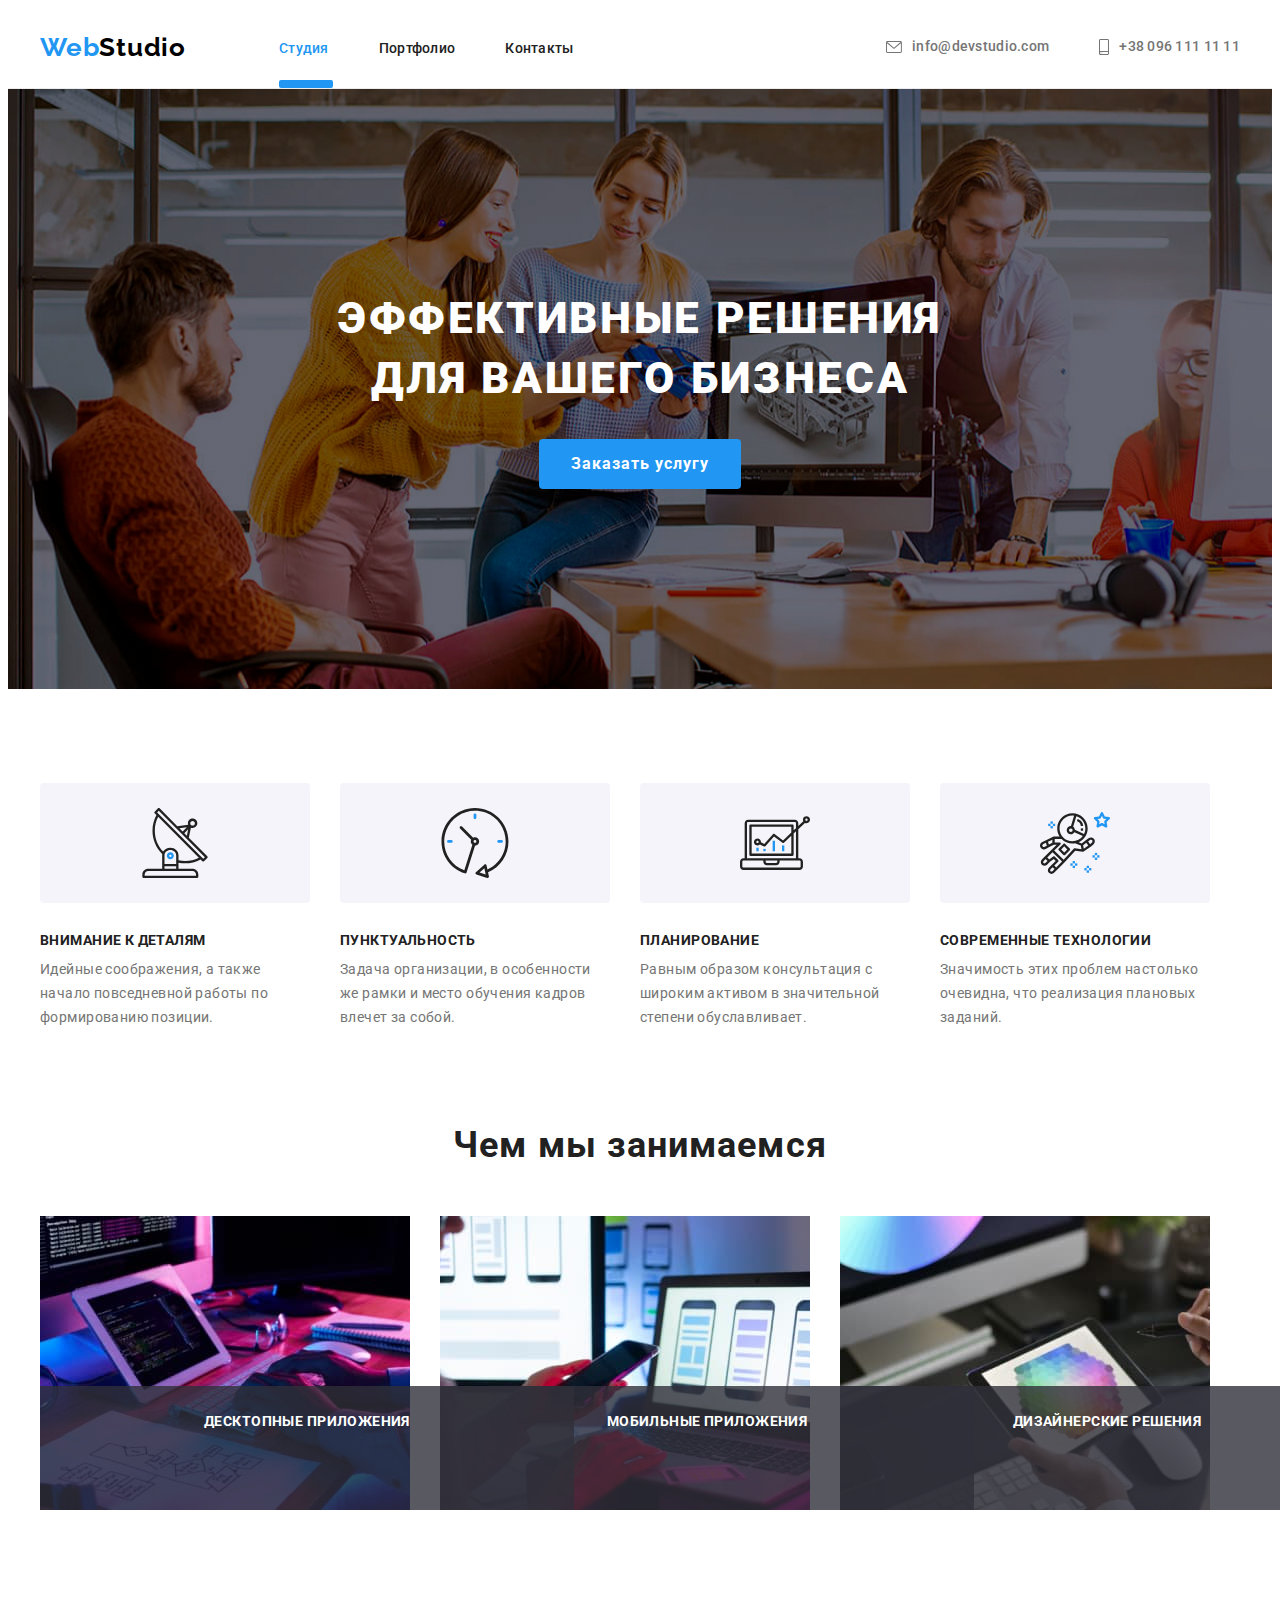
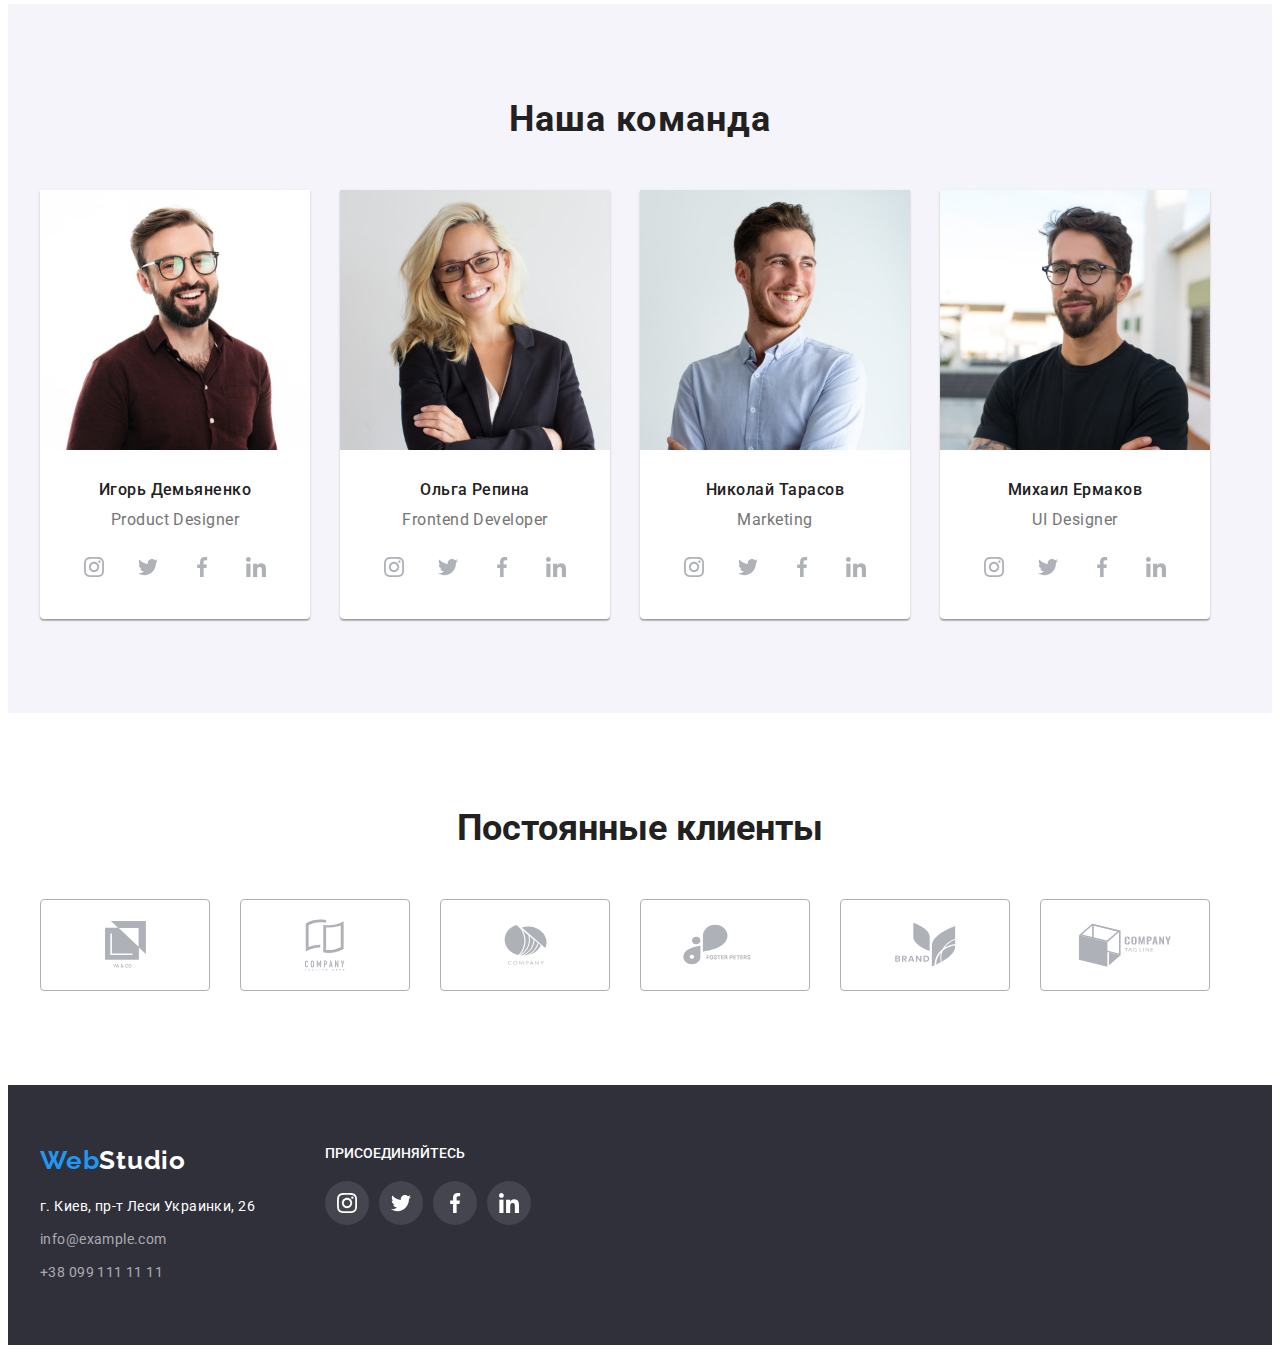
<file: index.html>
<!DOCTYPE html>
<html lang="ru">
  <head>
    <meta charset="UTF-8" />
    <meta http-equiv="X-UA-Compatible" content="IE=edge" />
    <meta name="viewport" content="width=device-width, initial-scale=1.0" />
    <title>WebStudio</title>
    <link rel="preconnect" href="https://fonts.gstatic.com" />
    <link
      href="https://fonts.googleapis.com/css2?family=Raleway:wght@700&family=Roboto:wght@400;500;700;900&display=swap"
      rel="stylesheet"
    />
    <link
      rel="stylesheet"
      href="https://cdnjs.cloudflare.com/ajax/libs/modern-normalize/1.1.0/modern-normalize.min.css"
      integrity="sha512-wpPYUAdjBVSE4KJnH1VR1HeZfpl1ub8YT/NKx4PuQ5NmX2tKuGu6U/JRp5y+Y8XG2tV+wKQpNHVUX03MfMFn9Q=="
      crossorigin="anonymous"
      referrerpolicy="no-referrer"
    />
    <link
      rel="stylesheet"
      href="https://cdnjs.cloudflare.com/ajax/libs/animate.css/4.1.1/animate.min.css"
    />
    <link rel="stylesheet" href="./css/styles.css" />
  </head>
  <body>
    <!--HEADER-->
    <header class="header">
      <div class="container header-container">
        <nav class="navigation">
          <a href="./" class="header-logo animate__pulse">
            <span class="header-web">Web</span>Studio</a
          >
          <ul class="menu">
            <li class="menu-item">
              <a href="index.html" class="menu-link current">Студия </a>
            </li>
            <li class="menu-item">
              <a href="./portfolio.html" class="menu-link">Портфолио</a>
            </li>
            <li class="menu-item">
              <a href="#address" class="menu-link">Контакты</a>
            </li>
          </ul>
        </nav>
        <ul class="contact-list">
          <li class="contact-email">
            <a class="email" href="mailto:info@devstudio.com">
              <svg class="contact-email-icon" width="16" height="12">
                <use href="./images/sprite.svg#icon-envelope"></use>
              </svg>
              info@devstudio.com
            </a>
          </li>
          <li class="contact-tel">
            <a class="tel" href="tel:+380961111111">
              <svg class="contact-email-icon" width="10" height="16">
                <use href="./images/sprite.svg#icon-smartphone"></use>
              </svg>
              +38 096 111 11 11</a
            >
          </li>
        </ul>
      </div>
    </header>
    <!--MAIN-->
    <main>
      <section class="hero">
        <div class="container">
          <h1 class="hero-title">
            Эффективные решения <br />
            для вашего бизнеса
          </h1>
          <button type="button" class="hero-button" data-modal-open>
            Заказать услугу
          </button>
        </div>
      </section>

      <section class="section-features">
        <div class="container">
          <h2 hidden class="section-title">Особенности нашей работы</h2>
          <ul class="nature">
            <li class="section-nature">
              <div class="icon-wrapper">
                <svg class="features-icon" width="70" height="70">
                  <use href="./images/sprite.svg#icon-antenna"></use>
                </svg>
              </div>
              <h3 class="section-item">Внимание к деталям</h3>
              <p class="section-text">
                Идейные соображения, а также начало повседневной работы по
                формированию позиции.
              </p>
            </li>
            <li class="section-nature">
              <div class="icon-wrapper">
                <svg class="features-icon" width="70" height="70">
                  <use href="./images/sprite.svg#icon-cloc-1"></use>
                </svg>
              </div>
              <h3 class="section-item">Пунктуальность</h3>
              <p class="section-text">
                Задача организации, в особенности же рамки и место обучения
                кадров влечет за собой.
              </p>
            </li>
            <li class="section-nature">
              <div class="icon-wrapper">
                <svg class="features-icon" width="70" height="70">
                  <use href="./images/sprite.svg#icon-diagram-1"></use>
                </svg>
              </div>
              <h3 class="section-item">Планирование</h3>
              <p class="section-text">
                Равным образом консультация с широким активом в значительной
                степени обуславливает.
              </p>
            </li>
            <li class="section-nature">
              <div class="icon-wrapper">
                <svg class="features-icon" width="70" height="70">
                  <use href="./images/sprite.svg#icon-astronaut"></use>
                </svg>
              </div>
              <h3 class="section-item">Современные технологии</h3>
              <p class="section-text">
                Значимость этих проблем настолько очевидна, что реализация
                плановых заданий.
              </p>
            </li>
          </ul>
        </div>
      </section>
      <!--OUR WORKS-->
      <section class="section-works">
        <div class="container">
          <h2 class="section-title">Чем мы занимаемся</h2>
          <ul class="our-works">
            <li class="our-works-items">
              <img
                src="./images/box1.jpg"
                alt="Фото гаджетов"
                width="370"
                height="294"
              />
              <div class="works-item">
                <p class="works-text">Десктопные приложения</p>
              </div>
            </li>

            <li class="our-works-items">
              <img
                src="./images/box2.jpg"
                alt="Фото гаджетов"
                width="370"
                height="294"
              />
              <div class="works-item">
                <p class="works-text">Мобильные приложения</p>
              </div>
            </li>

            <li class="our-works-items">
              <img
                src="./images/box3.jpg"
                alt="Фото гаджетов"
                width="370"
                height="294"
              />
              <div class="works-item">
                <p class="works-text">Дизайнерские решения</p>
              </div>
            </li>
          </ul>
        </div>
      </section>

      <!--OUR TEAM-->
      <section class="section-team section">
        <div class="container">
          <h2 class="section-title">Наша команда</h2>
          <ul class="members">
            <li class="members-item">
              <img
                src="./images/photo1.jpg"
                alt="Фото мужчины"
                width="270"
                height="260"
              />
              <div class="team-list">
                <h3 class="team-members">Игорь Демьяненко</h3>
                <p class="team-post">Product Designer</p>
                <ul class="social-list list">
                  <li class="social-list-item">
                    <a href="" class="social-list-link">
                      <svg class="social-list-icon" width="20" height="20">
                        <use href="./images/sprite.svg#icon-instagram"></use>
                      </svg>
                    </a>
                  </li>
                  <li class="social-list-item">
                    <a href="" class="social-list-link">
                      <svg class="social-list-icon" width="20" height="20">
                        <use href="./images/sprite.svg#icon-twitter"></use>
                      </svg>
                    </a>
                  </li>
                  <li class="social-list-item">
                    <a href="" class="social-list-link">
                      <svg class="social-list-icon" width="20" height="20">
                        <use href="./images/sprite.svg#icon-facebook"></use>
                      </svg>
                    </a>
                  </li>
                  <li class="social-list-item">
                    <a href="" class="social-list-link">
                      <svg class="social-list-icon" width="20" height="20">
                        <use href="./images/sprite.svg#icon-linkedin"></use>
                      </svg>
                    </a>
                  </li>
                </ul>
              </div>
            </li>
            <li class="members-item">
              <img
                src="./images/photo2.jpg"
                alt="Фото женщины"
                width="270"
                height="260"
              />
              <div class="team-list">
                <h3 class="team-members">Ольга Репина</h3>
                <p class="team-post">Frontend Developer</p>
                <ul class="social-list list">
                  <li class="social-list-item">
                    <a href="" class="social-list-link">
                      <svg class="social-list-icon" width="20" height="20">
                        <use href="./images/sprite.svg#icon-instagram"></use>
                      </svg>
                    </a>
                  </li>
                  <li class="social-list-item">
                    <a href="" class="social-list-link">
                      <svg class="social-list-icon" width="20" height="20">
                        <use href="./images/sprite.svg#icon-twitter"></use>
                      </svg>
                    </a>
                  </li>
                  <li class="social-list-item">
                    <a href="" class="social-list-link">
                      <svg class="social-list-icon" width="20" height="20">
                        <use href="./images/sprite.svg#icon-facebook"></use>
                      </svg>
                    </a>
                  </li>
                  <li class="social-list-item">
                    <a href="" class="social-list-link">
                      <svg class="social-list-icon" width="20" height="20">
                        <use href="./images/sprite.svg#icon-linkedin"></use>
                      </svg>
                    </a>
                  </li>
                </ul>
              </div>
            </li>
            <li class="members-item">
              <img
                src="./images/photo3.jpg"
                alt="Фото мужчины"
                width="270"
                height="260"
              />
              <div class="team-list">
                <h3 class="team-members">Николай Тарасов</h3>
                <p class="team-post">Marketing</p>
                <ul class="social-list list">
                  <li class="social-list-item">
                    <a href="" class="social-list-link">
                      <svg class="social-list-icon" width="20" height="20">
                        <use href="./images/sprite.svg#icon-instagram"></use>
                      </svg>
                    </a>
                  </li>
                  <li class="social-list-item">
                    <a href="" class="social-list-link">
                      <svg class="social-list-icon" width="20" height="20">
                        <use href="./images/sprite.svg#icon-twitter"></use>
                      </svg>
                    </a>
                  </li>
                  <li class="social-list-item">
                    <a href="" class="social-list-link">
                      <svg class="social-list-icon" width="20" height="20">
                        <use href="./images/sprite.svg#icon-facebook"></use>
                      </svg>
                    </a>
                  </li>
                  <li class="social-list-item">
                    <a href="" class="social-list-link">
                      <svg class="social-list-icon" width="20" height="20">
                        <use href="./images/sprite.svg#icon-linkedin"></use>
                      </svg>
                    </a>
                  </li>
                </ul>
              </div>
            </li>
            <li class="members-item">
              <img
                src="./images/photo4.jpg"
                alt="Фото мужчины"
                width="270"
                height="260"
              />
              <div class="team-list">
                <h3 class="team-members">Михаил Ермаков</h3>
                <p class="team-post">UI Designer</p>
                <ul class="social-list list">
                  <li class="social-list-item">
                    <a href="" class="social-list-link">
                      <svg class="social-list-icon" width="20px" height="20px">
                        <use href="./images/sprite.svg#icon-instagram"></use>
                      </svg>
                    </a>
                  </li>
                  <li class="social-list-item">
                    <a href="" class="social-list-link">
                      <svg class="social-list-icon" width="20px" height="20px">
                        <use href="./images/sprite.svg#icon-twitter"></use>
                      </svg>
                    </a>
                  </li>
                  <li class="social-list-item">
                    <a href="" class="social-list-link">
                      <svg class="social-list-icon" width="20px" height="20px">
                        <use href="./images/sprite.svg#icon-facebook"></use>
                      </svg>
                    </a>
                  </li>
                  <li class="social-list-item">
                    <a href="" class="social-list-link">
                      <svg class="social-list-icon" width="20px" height="20px">
                        <use href="./images/sprite.svg#icon-linkedin"></use>
                      </svg>
                    </a>
                  </li>
                </ul>
              </div>
            </li>
          </ul>
        </div>
      </section>
      <!--CLIENTS-->
      <section class="section">
        <div class="container">
          <h2 class="regular-clients-title">Постоянные клиенты</h2>
          <ul class="regular-clients-list">
            <li class="clients-list">
              <a class="clients-icon" href="">
                <svg class="client-icon" width="41px" height="47px">
                  <use href="./images/sprite.svg#icon-client-1"></use>
                </svg>
              </a>
            </li>
            <li class="clients-list">
              <a class="clients-icon" href="">
                <svg class="client-icon" width="40px" height="52px">
                  <use href="./images/sprite.svg#icon-client-2"></use>
                </svg>
              </a>
            </li>
            <li class="clients-list">
              <a class="clients-icon" href="">
                <svg class="client-icon" width="43px" height="41px">
                  <use href="./images/sprite.svg#icon-client-3"></use>
                </svg>
              </a>
            </li>
            <li class="clients-list">
              <a class="clients-icon" href="">
                <svg class="client-icon" width="84px" height="41px">
                  <use href="./images/sprite.svg#icon-client-4"></use>
                </svg>
              </a>
            </li>
            <li class="clients-list">
              <a class="clients-icon" href="">
                <svg class="client-icon" width="63px" height="45px">
                  <use href="./images/sprite.svg#icon-client-5"></use>
                </svg>
              </a>
            </li>
            <li class="clients-list">
              <a class="clients-icon" href="">
                <svg class="client-icon" width="94px" height="44px">
                  <use href="./images/sprite.svg#icon-client-6"></use>
                </svg>
              </a>
            </li>
          </ul>
        </div>
      </section>
    </main>
    <!--FOOTER-->
    <footer class="footer">
      <div class="container footer-container">
        <div class="footer-wrapper">
          <div class="footer-adress-wrapper">
            <a href="./" class="footer-logo"
              ><span class="footer-web">Web</span>Studio</a
            >
            <address id="address" class="contact-address">
              г. Киев, пр-т Леси Украинки, 26
            </address>
            <ul class="footer-contacts">
              <li class="footer-contacts-link">info@example.com</li>
              <li class="footer-contacts-link">+38 099 111 11 11</li>
            </ul>
          </div>
          <div class="footer-socials">
            <h2 class="socials-footer-title">присоединяйтесь</h2>
            <ul class="socials-footer-lists">
              <li class="socials-list-item">
                <a class="socials-footer-icons" href="#">
                  <svg class="social-icon-footer" width="20px" height="20px">
                    <use href="./images/sprite.svg#icon-instagram"></use>
                  </svg>
                </a>
              </li>
              <li class="socials-item">
                <a class="socials-footer-icons" href="#">
                  <svg class="social-icon-footer" width="20px" height="20px">
                    <use href="./images/sprite.svg#icon-twitter"></use>
                  </svg>
                </a>
              </li>
              <li class="socials-item">
                <a class="socials-footer-icons" href="#">
                  <svg class="social-icon-footer" width="20px" height="20px">
                    <use href="./images/sprite.svg#icon-facebook"></use>
                  </svg>
                </a>
              </li>
              <li class="socials-item">
                <a class="socials-footer-icons" href="#">
                  <svg class="social-icon-footer" width="20px" height="20px">
                    <use href="./images/sprite.svg#icon-linkedin"></use>
                  </svg>
                </a>
              </li>
            </ul>
          </div>
        </div>
      </div>
    </footer>

    <div class="backdrop is-hidden" data-modal>
      <div class="modal">
        <button type="button" class="close-btn" data-modal-close>
          <svg width="11" height="11">
            <use href="./images/sprite.svg#icon-vector"></use>
          </svg>
        </button>
      </div>
    </div>

    <script src="./js/modal.js"></script>
  </body>
</html>
</file>
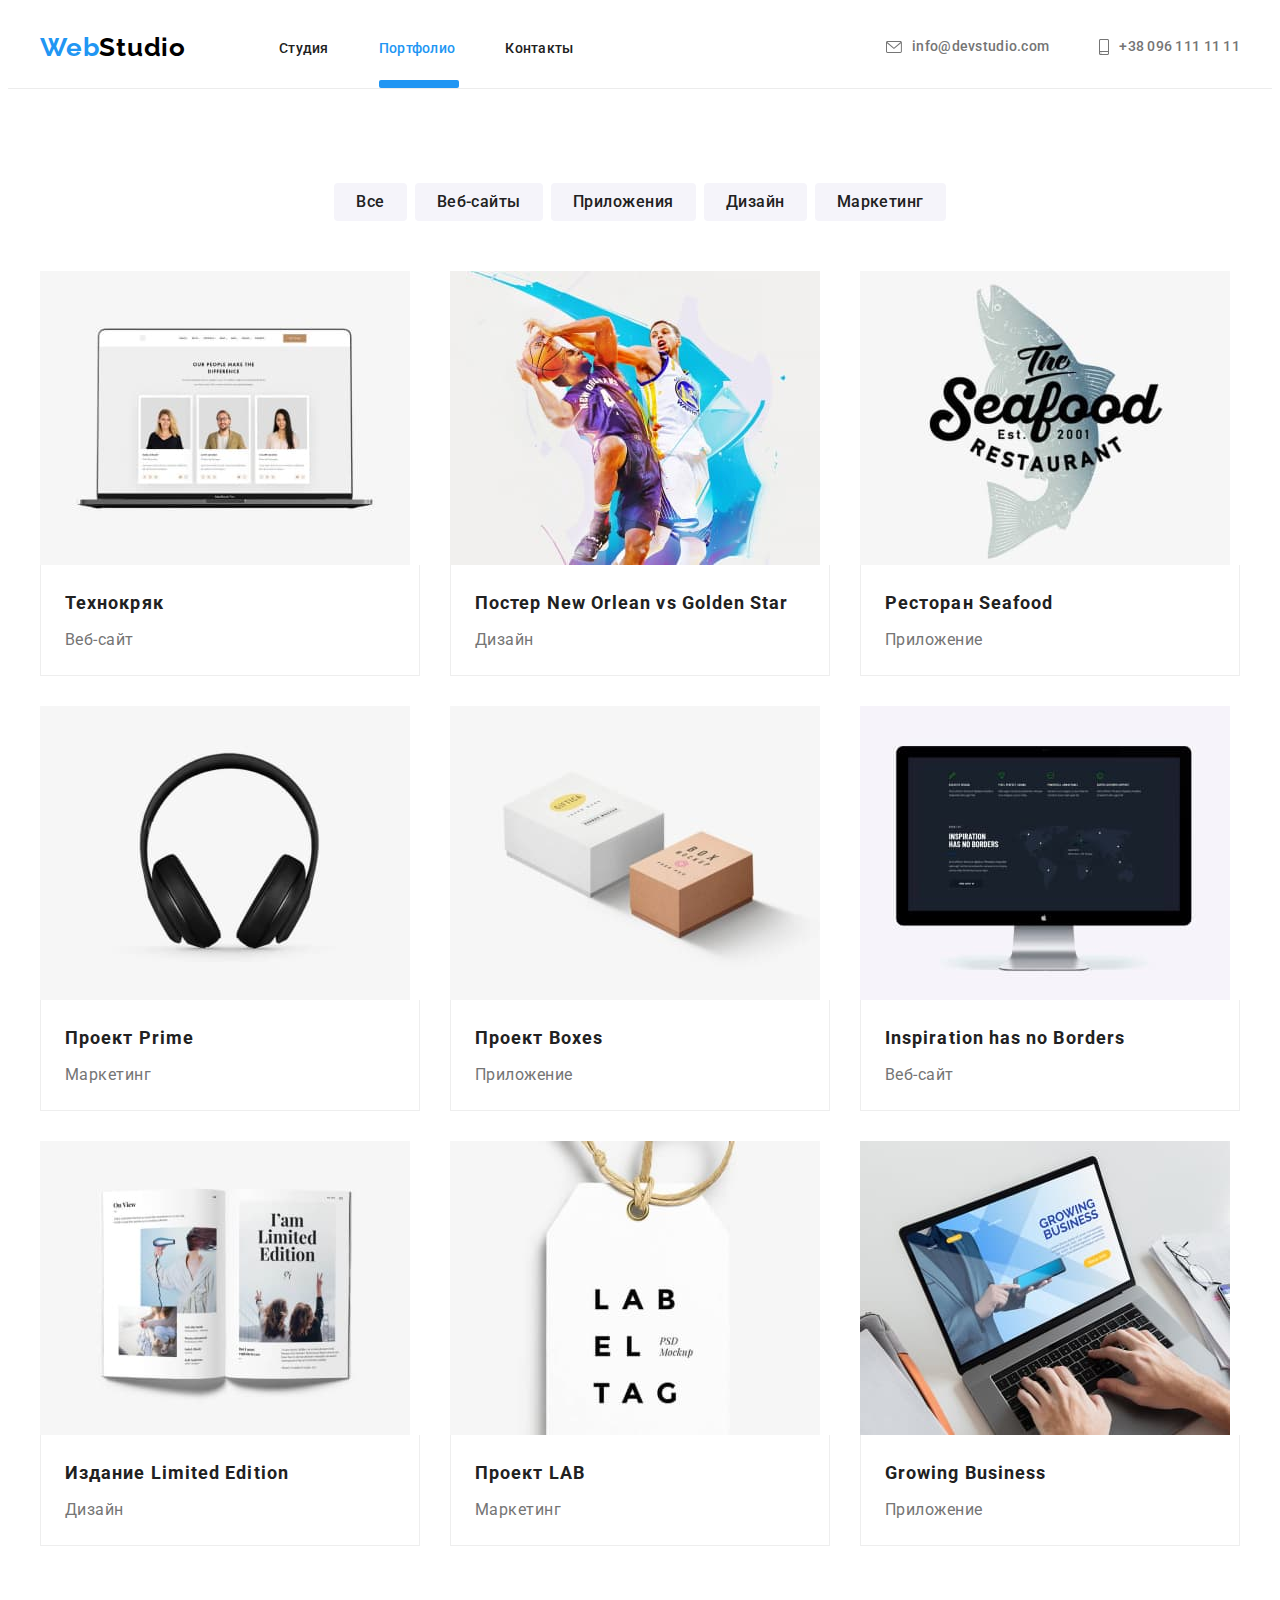
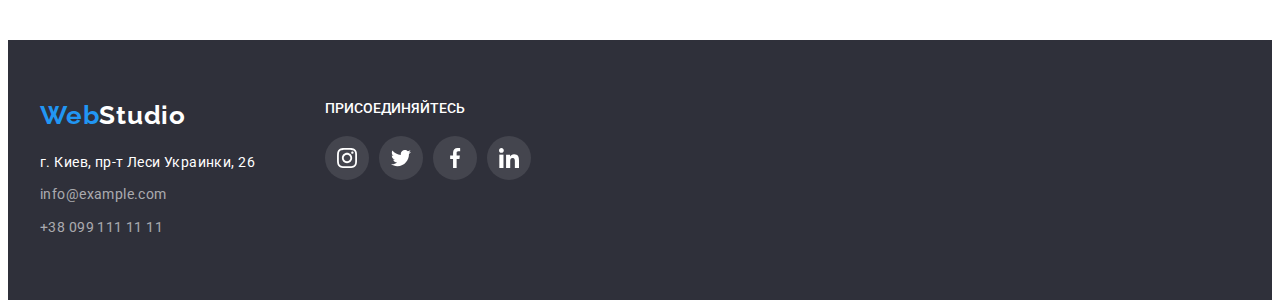
<file: portfolio.html>
<!DOCTYPE html>
<html lang="ru">
  <head>
    <meta charset="UTF-8" />
    <meta http-equiv="X-UA-Compatible" content="IE=edge" />
    <meta name="viewport" content="width=device-width, initial-scale=1.0" />
    <title>WebStudio</title>
    <link rel="preconnect" href="https://fonts.gstatic.com" />
    <link
      href="https://fonts.googleapis.com/css2?family=Raleway:wght@700&family=Roboto:wght@400;500;700;900&display=swap"
      rel="stylesheet"
    />
    <link
      rel="stylesheet"
      href="https://cdnjs.cloudflare.com/ajax/libs/modern-normalize/1.1.0/modern-normalize.min.css"
      integrity="sha512-wpPYUAdjBVSE4KJnH1VR1HeZfpl1ub8YT/NKx4PuQ5NmX2tKuGu6U/JRp5y+Y8XG2tV+wKQpNHVUX03MfMFn9Q=="
      crossorigin="anonymous"
      referrerpolicy="no-referrer"
    />
    <link
      rel="stylesheet"
      href="https://cdnjs.cloudflare.com/ajax/libs/animate.css/4.1.1/animate.min.css"
    />
    <link rel="stylesheet" href="./css/styles.css" />
  </head>
  <body>
    <!--HEADER-->
    <header class="header">
      <div class="container header-container">
        <nav class="navigation">
          <a href="./" class="header-logo animate__pulse">
            <span class="header-web">Web</span>Studio</a
          >
          <ul class="menu">
            <li class="menu-item">
              <a href="index.html" class="menu-link">Студия</a>
            </li>
            <li class="menu-item">
              <a href="./portfolio.html" class="menu-link current">Портфолио</a>
            </li>
            <li class="menu-item">
              <a href="#address" class="menu-link">Контакты</a>
            </li>
          </ul>
        </nav>
        <ul class="contact-list">
          <li class="contact-email">
            <a class="email" href="mailto:info@devstudio.com">
              <svg class="contact-email-icon" width="16" height="12">
                <use href="./images/sprite.svg#icon-envelope"></use>
              </svg>
              info@devstudio.com
            </a>
          </li>
          <li class="contact-tel">
            <a class="tel" href="tel:+380961111111">
              <svg class="contact-email-icon" width="10" height="16">
                <use href="./images/sprite.svg#icon-smartphone"></use>
              </svg>
              +38 096 111 11 11</a
            >
          </li>
        </ul>
      </div>
    </header>
    <!-- MAIN -->
    <main class="all-portfolio">
      <section class="main-portfolio section">
        <div class="container">
          <h1 hidden>Портфолио</h1>
          <ul class="menu-btn">
            <li class="list-btn">
              <button type="button" class="portfolio">Все</button>
            </li>
            <li class="list-btn">
              <button type="button" class="portfolio">Веб-сайты</button>
            </li>
            <li class="list-btn">
              <button type="button" class="portfolio">Приложения</button>
            </li>
            <li class="list-btn">
              <button type="button" class="portfolio">Дизайн</button>
            </li>
            <li class="list-btn">
              <button type="button" class="portfolio">Маркетинг</button>
            </li>
          </ul>

          <h2 hidden>Наши продукты</h2>

          <ul class="products">
            <li class="product">
              <a class="product-item" href="#">
                <div class="product-box">
                  <img
                    class="product-image"
                    src="./images/img1.jpg"
                    alt="Картинка с изображением ноутбука"
                    width="370"
                    height="294"
                  />

                  <p class="overlay">
                    Технокряк это современная площадка распространения
                    коронавируса. Компании используют эту платформу для
                    цифрового шпионажа и атак на защищённые сервера конкурентов.
                  </p>
                </div>
                <div class="product-list">
                  <h3 class="product-title">Технокряк</h3>
                  <p class="product-name">Веб-сайт</p>
                </div>
              </a>
            </li>
            <li class="product">
              <a class="product-item" href="#">
                <div class="product-box">
                  <img
                    class="product-image"
                    src="./images/img2.jpg"
                    alt="Постер"
                    width="370"
                    height="294"
                  />

                  <p class="overlay">
                    Технокряк это современная площадка распространения
                    коронавируса. Компании используют эту платформу для
                    цифрового шпионажа и атак на защищённые сервера конкурентов.
                  </p>
                </div>
                <div class="product-list">
                  <h3 class="product-title">
                    Постер New Orlean vs Golden Star
                  </h3>
                  <p class="product-name">Дизайн</p>
                </div>
              </a>
            </li>
            <li class="product">
              <a class="product-item" href="#">
                <div class="product-box">
                  <img
                    class="product-image"
                    src="./images/img3.jpg"
                    alt="Картинка с изображением рыбы"
                    width="370"
                    height="294"
                  />

                  <p class="overlay">
                    Технокряк это современная площадка распространения
                    коронавируса. Компании используют эту платформу для
                    цифрового шпионажа и атак на защищённые сервера конкурентов.
                  </p>
                </div>
                <div class="product-list">
                  <h3 class="product-title">Ресторан Seafood</h3>
                  <p class="product-name">Приложение</p>
                </div>
              </a>
            </li>
            <li class="product">
              <a class="product-item" href="#">
                <div class="product-box">
                  <img
                    class="product-image"
                    src="./images/img4.jpg"
                    alt="Картинка с изображением наушников"
                    width="370"
                    height="294"
                  />

                  <p class="overlay">
                    Технокряк это современная площадка распространения
                    коронавируса. Компании используют эту платформу для
                    цифрового шпионажа и атак на защищённые сервера конкурентов.
                  </p>
                </div>
                <div class="product-list">
                  <h3 class="product-title">Проект Prime</h3>
                  <p class="product-name">Маркетинг</p>
                </div>
              </a>
            </li>
            <li class="product">
              <a class="product-item" href="#">
                <div class="product-box">
                  <img
                    class="product-image"
                    src="./images/img5.jpg"
                    alt="Картинка с изображением картонных коробок"
                    width="370"
                    height="294"
                  />

                  <p class="overlay">
                    Технокряк это современная площадка распространения
                    коронавируса. Компании используют эту платформу для
                    цифрового шпионажа и атак на защищённые сервера конкурентов.
                  </p>
                </div>
                <div class="product-list">
                  <h3 class="product-title">Проект Boxes</h3>
                  <p class="product-name">Приложение</p>
                </div>
              </a>
            </li>
            <li class="product">
              <a class="product-item" href="#">
                <div class="product-box">
                  <img
                    class="product-image"
                    src="./images/img6.jpg"
                    alt="Картинка с изображением монитора"
                    width="370"
                    height="294"
                  />

                  <p class="overlay">
                    Технокряк это современная площадка распространения
                    коронавируса. Компании используют эту платформу для
                    цифрового шпионажа и атак на защищённые сервера конкурентов.
                  </p>
                </div>
                <div class="product-list">
                  <h3 class="product-title">Inspiration has no Borders</h3>
                  <p class="product-name">Веб-сайт</p>
                </div>
              </a>
            </li>
            <li class="product">
              <a class="product-item" href="#">
                <div class="product-box">
                  <img
                    class="product-image"
                    src="./images/img7.jpg"
                    alt="Картинка с изображением книги"
                    width="370"
                    height="294"
                  />

                  <p class="overlay">
                    Технокряк это современная площадка распространения
                    коронавируса. Компании используют эту платформу для
                    цифрового шпионажа и атак на защищённые сервера конкурентов.
                  </p>
                </div>
                <div class="product-list">
                  <h3 class="product-title">Издание Limited Edition</h3>
                  <p class="product-name">Дизайн</p>
                </div>
              </a>
            </li>

            <li class="product">
              <a class="product-item" href="#">
                <div class="product-box">
                  <img
                    class="product-image"
                    src="./images/img8.jpg"
                    alt="Картинка с изображением ценника"
                    width="370"
                    height="294"
                  />

                  <p class="overlay">
                    Технокряк это современная площадка распространения
                    коронавируса. Компании используют эту платформу для
                    цифрового шпионажа и атак на защищённые сервера конкурентов.
                  </p>
                </div>
                <div class="product-list">
                  <h3 class="product-title">Проект LAB</h3>
                  <p class="product-name">Маркетинг</p>
                </div>
              </a>
            </li>

            <li class="product">
              <a class="product-item" href="#">
                <div class="product-box">
                  <img
                    class="product-image"
                    src="./images/img9.jpg"
                    alt="Картинка с изображением ноутбука"
                    width="370"
                    height="294"
                  />

                  <p class="overlay">
                    Технокряк это современная площадка распространения
                    коронавируса. Компании используют эту платформу для
                    цифрового шпионажа и атак на защищённые сервера конкурентов.
                  </p>
                </div>
                <div class="product-list">
                  <h3 class="product-title">Growing Business</h3>
                  <p class="product-name">Приложение</p>
                </div>
              </a>
            </li>
          </ul>
        </div>
      </section>
    </main>
    <!--FOOTER-->
    <footer class="footer">
      <div class="container footer-container">
        <div class="footer-wrapper">
          <div class="footer-adress-wrapper">
            <a href="./" class="footer-logo"
              ><span class="footer-web">Web</span>Studio</a
            >
            <address id="address" class="contact-address">
              г. Киев, пр-т Леси Украинки, 26
            </address>
            <ul class="footer-contacts">
              <li class="footer-contacts-link">info@example.com</li>
              <li class="footer-contacts-link">+38 099 111 11 11</li>
            </ul>
          </div>
          <div class="footer-socials">
            <h2 class="socials-footer-title">присоединяйтесь</h2>
            <ul class="socials-footer-lists">
              <li class="socials-list-item">
                <a class="socials-footer-icons" href="#">
                  <svg class="social-icon-footer" width="20px" height="20px">
                    <use href="./images/sprite.svg#icon-instagram"></use>
                  </svg>
                </a>
              </li>
              <li class="socials-item">
                <a class="socials-footer-icons" href="#">
                  <svg class="social-icon-footer" width="20px" height="20px">
                    <use href="./images/sprite.svg#icon-twitter"></use>
                  </svg>
                </a>
              </li>
              <li class="socials-item">
                <a class="socials-footer-icons" href="#">
                  <svg class="social-icon-footer" width="20px" height="20px">
                    <use href="./images/sprite.svg#icon-facebook"></use>
                  </svg>
                </a>
              </li>
              <li class="socials-item">
                <a class="socials-footer-icons" href="#">
                  <svg class="social-icon-footer" width="20px" height="20px">
                    <use href="./images/sprite.svg#icon-linkedin"></use>
                  </svg>
                </a>
              </li>
            </ul>
          </div>
        </div>
      </div>
    </footer>
  </body>
</html>
</file>
<file: css/styles.css>
:root {
  --primary-text-color: #212121;
  --title-text-color: #757575;
  --secondary-text-color: #ffffff;
  --accent-color: #2196f3;
  --background-color: #2f303a;
  --background-color-2: #f5f4fa;
  --contacts-text-color: rgba(255, 255, 255, 0.6);
  --header-logo-color: #000000;
  --clients-color: #afb1b8;
}

h1,
h2,
h3,
h4,
h5,
h6,
p {
  margin-top: 0;
  margin-bottom: 0;
}

ul,
ol {
  margin-top: 0;
  margin-bottom: 0;
  padding-left: 0;
}

img {
  display: block;
}

body {
  background-color: var(--secondary-text-color);
  color: var(--primary-text-color);
  font-family: "Roboto", sans-serif;
}

a {
  text-decoration: none;
}

ul {
  list-style: none;
}

.container {
  width: 1200px;
  margin: 0 auto;
  padding-left: 15px;
  padding-right: 15px;
}

.section {
  padding-top: 94px;
  padding-bottom: 94px;
}

/*HEADER*/

.header {
  padding-top: 24px;
  padding-bottom: 25px;
  border-bottom: 1px solid #ececec;
}

.header-container {
  display: flex;
  align-items: center;
  justify-content: space-between;
}

.navigation {
  display: flex;
  align-items: center;
}

.header-logo {
  font-family: "Raleway", sans-serif;
  font-weight: 700;
  font-size: 26px;
  line-height: 1.19;
  letter-spacing: 0.03em;
  color: var(--header-logo-color);
  margin-right: 93px;
  animation-duration: 500ms;
  animation-iteration-count: 2;
}

.menu {
  display: flex;
  align-items: center;
}

.menu-item:not(:last-child) {
  margin-right: 50px;
}

.contact-list {
  display: flex;
}

.contact-tel {
  margin-left: 50px;
}

.contact-email-icon {
  margin-right: 10px;
  fill: currentColor;
}

.header-web {
  color: var(--accent-color);
  font-family: Raleway;
  font-weight: 700;
  font-size: 26px;
  line-height: 1.19;
  letter-spacing: 0.03em;
}

.order {
  background-color: var(--background-color);
}

.menu-link {
  font-family: "Roboto", sans-serif;
  font-weight: 500;
  font-size: 14px;
  line-height: 1.14;
  letter-spacing: 0.02em;
  color: var(--primary-text-color);
  transition: color 250ms cubic-bezier(0.4, 0, 0.2, 1);
}

.menu-link.current {
  position: relative;
}

.menu-link.current::after {
  content: "";
  position: absolute;
  width: 100%;
  height: 4px;
  border-radius: 2px;
  background-color: var(--accent-color);
  border: 2px solid var(--accent-color);
  display: block;
  bottom: -32px;
}

.menu-link:hover,
.menu-link:focus {
  color: var(--accent-color);
}

.menu .menu-link.current {
  color: var(--accent-color);
}

.email {
  font-family: "Roboto", sans-serif;
  color: var(--title-text-color);
  font-weight: 500;
  font-size: 14px;
  line-height: 1.14;
  letter-spacing: 0.02em;
  display: flex;
  align-items: center;
  transition: color 250ms cubic-bezier(0.4, 0, 0.2, 1);
}

.tel {
  font-family: "Roboto", sans-serif;
  color: var(--title-text-color);
  font-weight: 500;
  font-size: 14px;
  line-height: 1.14;
  letter-spacing: 0.02em;
  display: flex;
  align-items: center;
  transition: color 250ms cubic-bezier(0.4, 0, 0.2, 1);
}

.email:hover,
.tel:hover,
.email:focus,
.tel:focus {
  color: var(--accent-color);
}

/*HERO SECTION*/

.hero {
  background-color: var(--background-color);
  text-align: center;
  padding-top: 200px;
  padding-bottom: 200px;
  max-width: 1600px;
  background-image: linear-gradient(rgba(0, 0, 0, 0.25), rgba(0, 0, 0, 0.25)),
    url("../images/hero/bg.jpg");
  background-size: cover;
  background-repeat: no-repeat;
  margin-bottom: 94px;
  margin-left: auto;
  margin-right: auto;
}

.hero-title {
  color: var(--secondary-text-color);
  font-family: "Roboto", sans-serif;
  font-weight: 900;
  font-size: 44px;
  line-height: 1.36;
  text-align: center;
  letter-spacing: 0.06em;
  text-transform: uppercase;
  margin-bottom: 30px;
}

.hero-button {
  color: var(--secondary-text-color);
  background-color: var(--accent-color);
  font-family: "Roboto", sans-serif;
  font-weight: 700;
  font-size: 16px;
  line-height: 1.87;
  align-items: center;
  text-align: center;
  letter-spacing: 0.06em;
  cursor: pointer;
  padding: 10px 32px;
  border: none;
  border-radius: 4px;
}

.section-title {
  color: var(--primary-text-color);
  font-family: "Roboto", sans-serif;
  font-weight: 700;
  font-size: 36px;
  line-height: 1.17;
  text-align: center;
  letter-spacing: 0.03em;
  margin-bottom: 50px;
}

.section-item {
  font-family: "Roboto", sans-serif;
  font-weight: 700;
  font-size: 14px;
  line-height: 1.14;
  letter-spacing: 0.03em;
  text-transform: uppercase;
  margin-bottom: 10px;
}

.section-text {
  font-family: "Roboto", sans-serif;
  color: var(--title-text-color);
  font-weight: 400;
  font-size: 14px;
  line-height: 1.71;
  letter-spacing: 0.03em;
}

.basis-container {
  width: 1170px;
  height: 101px;
}

/*NATURE*/

.nature {
  display: flex;
}

.section-nature {
  width: 270px;
}

.section-nature:not(:last-child) {
  margin-right: 30px;
}

.icon-wrapper {
  display: flex;
  justify-content: center;
  align-items: center;
  width: 270px;
  height: 120px;
  background-color: var(--background-color-2);
  border-radius: 4px;
  margin-bottom: 30px;
}

.section-features {
  padding-bottom: 94px;
}

/*OUR WORKS*/

.our-works {
  display: flex;
}

.our-works-items:not(:last-child) {
  margin-right: 30px;
}

.section-works {
  padding-bottom: 94px;
}

.works-item {
  position: absolute;
  background-color: rgba(47, 48, 58, 0.8);
  width: 370px;
  height: 70px;
  text-align: center;
  padding: 27px 82px;
  transform: translateY(-100%);
}

.works-text {
  font-family: Roboto;
  font-style: normal;
  font-weight: bold;
  font-size: 14px;
  line-height: 16px;
  text-align: center;
  letter-spacing: 0.03em;
  text-transform: uppercase;
  color: var(--secondary-text-color);
}

/*OUR TEAM*/

.section-team {
  background-color: var(--background-color-2);
  padding-top: 94px;
  padding-bottom: 94px;
  margin: 0px auto;
}

.team-members {
  font-family: "Roboto", sans-serif;
  font-weight: 500;
  font-size: 16px;
  line-height: 1.19;
  letter-spacing: 0.03em;
  text-align: center;
  margin-bottom: 10px;
}

.team-post {
  font-family: "Roboto", sans-serif;
  font-weight: 400;
  font-size: 16px;
  line-height: 1.19;
  letter-spacing: 0.03em;
  color: var(--title-text-color);
  text-align: center;
  margin-bottom: 16px;
}

.members {
  display: flex;
  margin-left: -30px;
  flex-wrap: wrap;
}

.members-item {
  /* flex-basis: calc(100% - 120px) / 4; */
  margin-left: 30px;
  background: var(--secondary-text-color);
  box-shadow: 0px 1px 3px rgba(51, 42, 42, 0.12),
    0px 1px 1px rgba(0, 0, 0, 0.14), 0px 2px 1px rgba(0, 0, 0, 0.2);
  border-radius: 0px 0px 4px 4px;
}

.team-list {
  padding-top: 30px;
  padding-bottom: 30px;
  text-align: center;
  padding-left: 32px;
  padding-right: 32px;
}

.social-list {
  display: flex;
  justify-content: space-between;
}

.social-list-link {
  display: flex;
  align-items: center;
  justify-content: center;
  width: 44px;
  height: 44px;
  border-radius: 50%;
  background-color: var(--secondary-text-color);
  fill: var(--clients-color);
  transition: color 250ms cubic-bezier(0.4, 0, 0.2, 1),
    background-color 250ms cubic-bezier(0.4, 0, 0.2, 1);
}

.social-list-link:hover,
.social-list-link:focus {
  fill: var(--secondary-text-color);
  background-color: var(--accent-color);
}

/* CLIENTS*/
.regular-clients-title {
  font-size: 36px;
  color: var(--primary-text-color);
  text-align: center;
  margin: 0%;
  margin-bottom: 50px;
}
.regular-clients-list {
  display: flex;
  flex-basis: calc(100% / 6 - 30px);
  flex-wrap: wrap;
  margin-right: -30px;
}

.clients-list {
  margin-right: 30px;
}

.clients-icon {
  display: flex;
  justify-content: center;
  align-items: center;
  width: 170px;
  height: 92px;
  border: 1px solid #afb1b8;
  box-sizing: border-box;
  border-radius: 4px;
  fill: var(--clients-color);
  transition: color 2500ms cubic-bezier(0.4, 0, 0.2, 1);
  transition: fill 250ms cubic-bezier(0.4, 0, 0.2, 1),
    border-color 250ms cubic-bezier(0.4, 0, 0.2, 1);
}

.clients-icon:hover,
.clients-icon:focus {
  fill: var(--accent-color);
  border-color: var(--accent-color);
}

/* FOOTER */

.footer {
  background-color: var(--background-color);
  padding-top: 60px;
  padding-bottom: 60px;
}

.contact-address {
  font-family: "Roboto", sans-serif;
  font-style: normal;
  font-weight: 400;
  font-size: 14px;
  line-height: 1.71;
  letter-spacing: 0.03em;
  color: var(--secondary-text-color);
  margin-top: 20px;
  margin-bottom: 9px;
}

.footer-contacts {
  font-family: "Roboto", sans-serif;
  font-style: normal;
  font-weight: 400;
  font-size: 14px;
  line-height: 1.71;
  letter-spacing: 0.03em;
  color: var(--contacts-text-color);
}

.footer-contacts-link {
  transition: color 250ms cubic-bezier(0.4, 0, 0.2, 1);
}

.footer-contacts-link:hover,
.footer-contacts-link:focus {
  color: var(--accent-color);
}

.footer-contacts-link:not(:last-child) {
  margin-bottom: 9px;
}

.footer-logo {
  font-family: "Raleway", sans-serif;
  font-style: normal;
  font-weight: 700;
  font-size: 26px;
  line-height: 1.19;
  letter-spacing: 0.03em;
  color: var(--secondary-text-color);
  margin-bottom: 20px;
}

.footer-web {
  color: var(--accent-color);
}

.socials-footer-title {
  font-size: 14px;
  margin-bottom: 20px;
  text-transform: uppercase;
  color: var(--secondary-text-color);
  font-weight: 500;
  font-style: normal;
  line-height: 1.17;
}

.socials-footer-list {
  display: flex;
}

.socials-list {
  margin-right: 10px;
  cursor: pointer;
}

.socials-footer-icons {
  display: flex;
  width: 44px;
  height: 44px;
  background-color: rgba(255, 255, 255, 0.1);
  border-radius: 50%;
  justify-content: center;
  align-items: center;
  border-color: var(--accent-color);
  transition: background-color 250ms cubic-bezier(0.4, 0, 0.2, 1);
}

.socials-footer-icons:hover,
.socials-footer-icons:focus {
  background-color: var(--accent-color);
}

.social-icon-footer {
  fill: var(--secondary-text-color);
}

.footer-socials {
  margin-left: 70px;
}

.footer-container {
  display: block;
}

.footer-wrapper {
  display: flex;
}

.socials-footer-lists {
  display: flex;
}

.socials-item {
  margin-left: 10px;
}

/*PORTFOLIO BUTTONS*/

.portfolio {
  color: var(--primary-text-color);
  background-color: var(--background-color-2);
  font-family: "Roboto", sans-serif;
  font-weight: 500;
  font-size: 16px;
  line-height: 1.62;
  text-align: center;
  letter-spacing: 0.03em;
  cursor: pointer;
  border: none;
  border-radius: 4px;
  padding: 6px 22px;
  transition: color 250ms cubic-bezier(0.4, 0, 0.2, 1),
    background-color 250ms cubic-bezier(0.4, 0, 0.2, 1);
}

.portfolio:hover,
.portfolio:focus {
  color: var(--secondary-text-color);
  background-color: var(--accent-color);
}

/* .portfolio.all {
  color: var(--secondary-text-color);
  background-color: var(--accent-color);
} */

.product-title {
  font-family: "Roboto", sans-serif;
  color: var(--primary-text-color);
  font-style: normal;
  font-weight: 700;
  font-size: 18px;
  line-height: 2;
  letter-spacing: 0.06em;
}

.product-name {
  font-family: "Roboto", sans-serif;
  color: var(--title-text-color);
  font-weight: 400;
  font-size: 16px;
  line-height: 1.87;
  letter-spacing: 0.03em;
  margin-top: 4px;
}

.menu-btn {
  display: flex;
  justify-content: center;
  margin-bottom: 50px;
}

.list-btn:not(:last-child) {
  margin-right: 8px;
}

.list-btn {
  transition: box-shadow 250ms cubic-bezier(0.4, 0, 0.2, 1);
}

.list-btn:hover,
.list-btn:focus {
  box-shadow: 0px 3px 1px rgba(0, 0, 0, 0.1), 0px 1px 2px rgba(0, 0, 0, 0.08),
    0px 2px 2px rgba(0, 0, 0, 0.12);
}

.products {
  display: flex;
  flex-wrap: wrap;
  margin-left: -30px;
  margin-top: -30px;
}

.product {
  margin-left: 30px;
  margin-top: 30px;
  flex-basis: calc((100% - 90px) / 3);
  background: var(--secondary-text-color);
  display: block;
  transition: box-shadow 250ms cubic-bezier(0.4, 0, 0.2, 1);
}

.product:hover {
  box-shadow: 0px 1px 1px rgba(0, 0, 0, 0.12), 0px 4px 4px rgba(0, 0, 0, 0.06),
    1px 4px 6px rgba(0, 0, 0, 0.16);
}

.product-item {
  display: block;
}

.product-list {
  border: 1px solid #eeeeee;
  border-top: none;
  padding: 20px 24px;
}

.product-box {
  position: relative;
  overflow: hidden;
}

.overlay {
  position: absolute;
  top: 0;
  left: 0;
  width: 100%;
  height: 100%;
  overflow: auto;
  background-color: var(--accent-color);
  background: rgba(33, 150, 243, 0.9);
  font-family: Roboto;
  font-style: normal;
  font-weight: normal;
  font-size: 18px;
  line-height: 1.55;
  letter-spacing: 0.03em;
  padding: 63px 24px;
  color: var(--secondary-text-color);
  transform: translateY(100%);
  transition: transform 250ms cubic-bezier(0.4, 0, 0.2, 1);
}

.product-item:hover .overlay,
.product-item:focus .overlay {
  transform: translateY(0%);
}

/*MODAL MIRROW*/

.backdrop {
  position: fixed;
  top: 0;
  left: 0;
  width: 100vw;
  height: 100vh;
  background-color: rgba(0, 0, 0, 0.2);
  transition: opacity 500ms cubic-bezier(0.4, 0, 0.2, 1),
    visibility 500ms cubic-bezier(0.4, 0, 0.2, 1);
}

.modal {
  position: absolute;
  left: 50%;
  top: 50%;
  width: 528px;
  height: 581px;
  background-color: var(--secondary-text-color);
  transform: translate(-50%, -50%);
}

.close-btn {
  position: absolute;
  top: 8px;
  right: 8px;
  width: 30px;
  height: 30px;
  border-radius: 50%;
  background: var(--secondary-text-color);
  border: 1px solid rgba(0, 0, 0, 0.1);
  cursor: pointer;
  padding: 0;
}

.is-hidden {
  opacity: 0;
  visibility: hidden;
  pointer-events: none;
}
</file>
